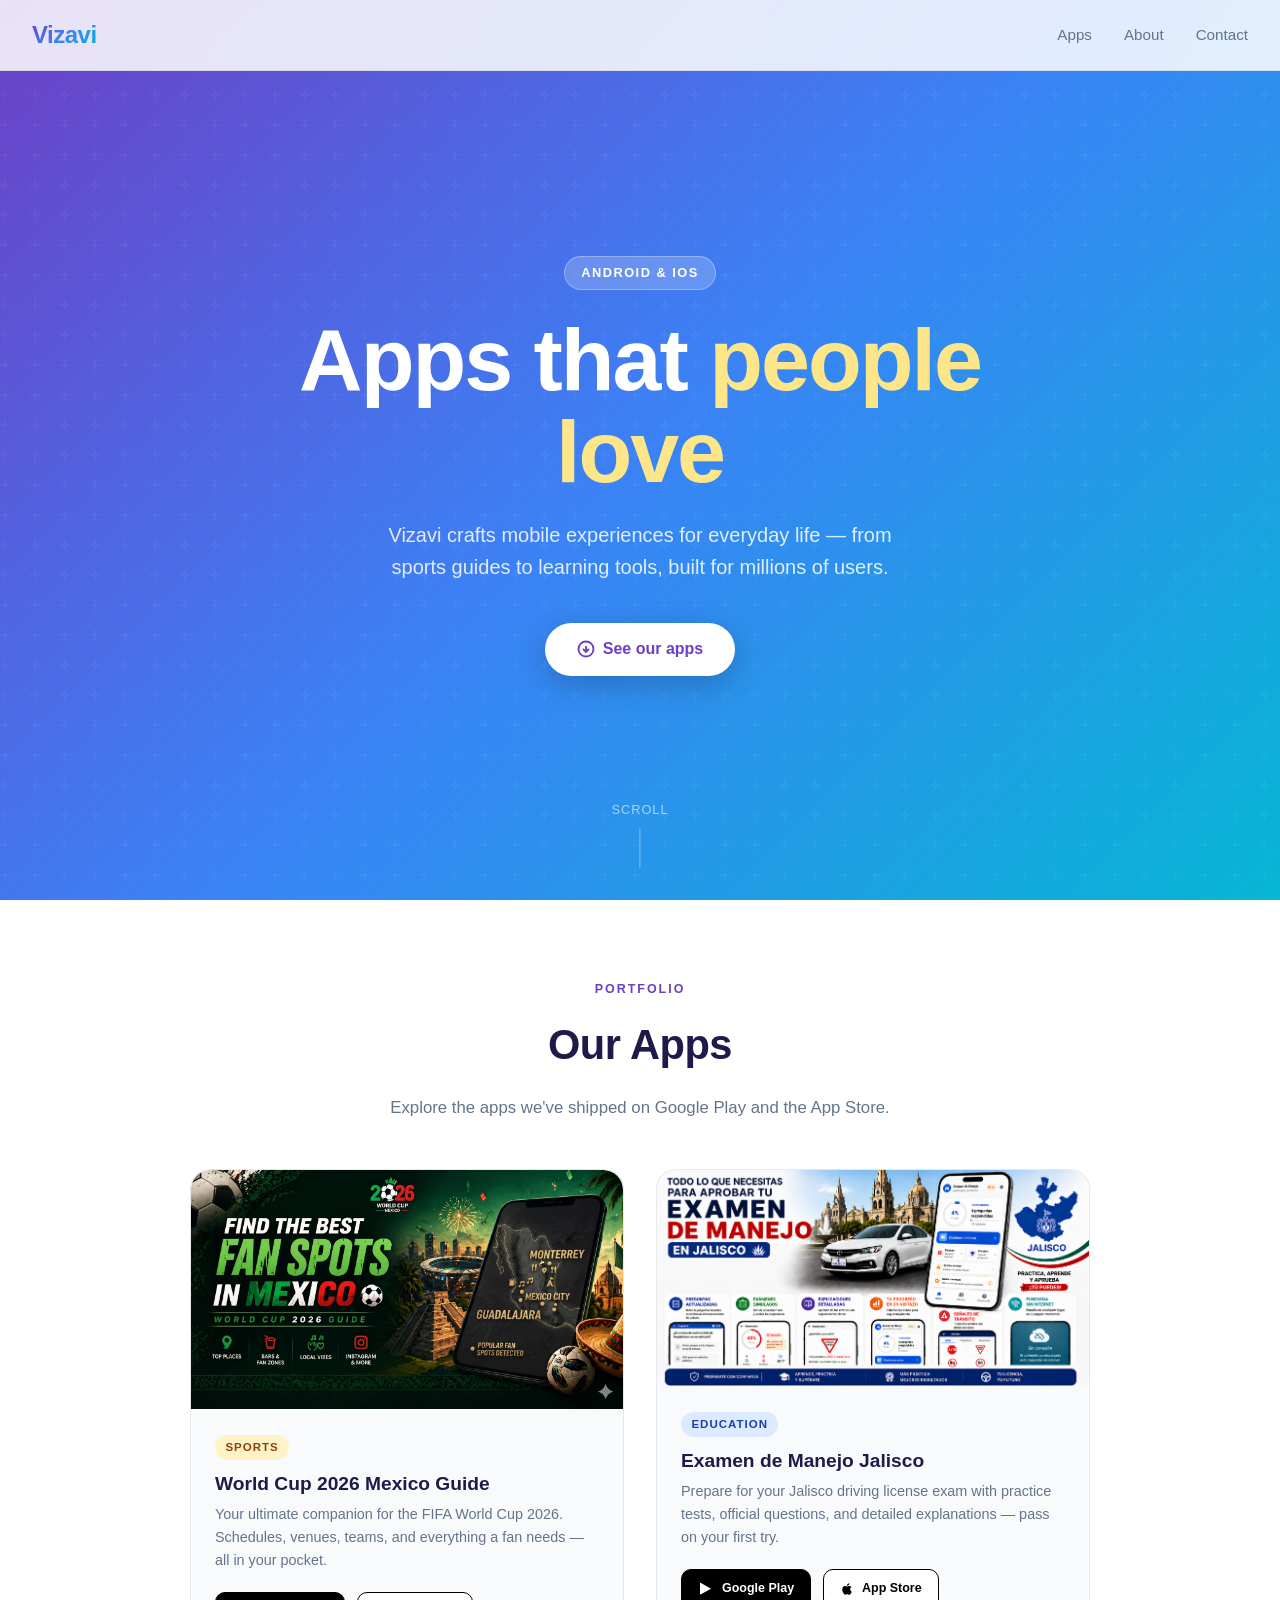
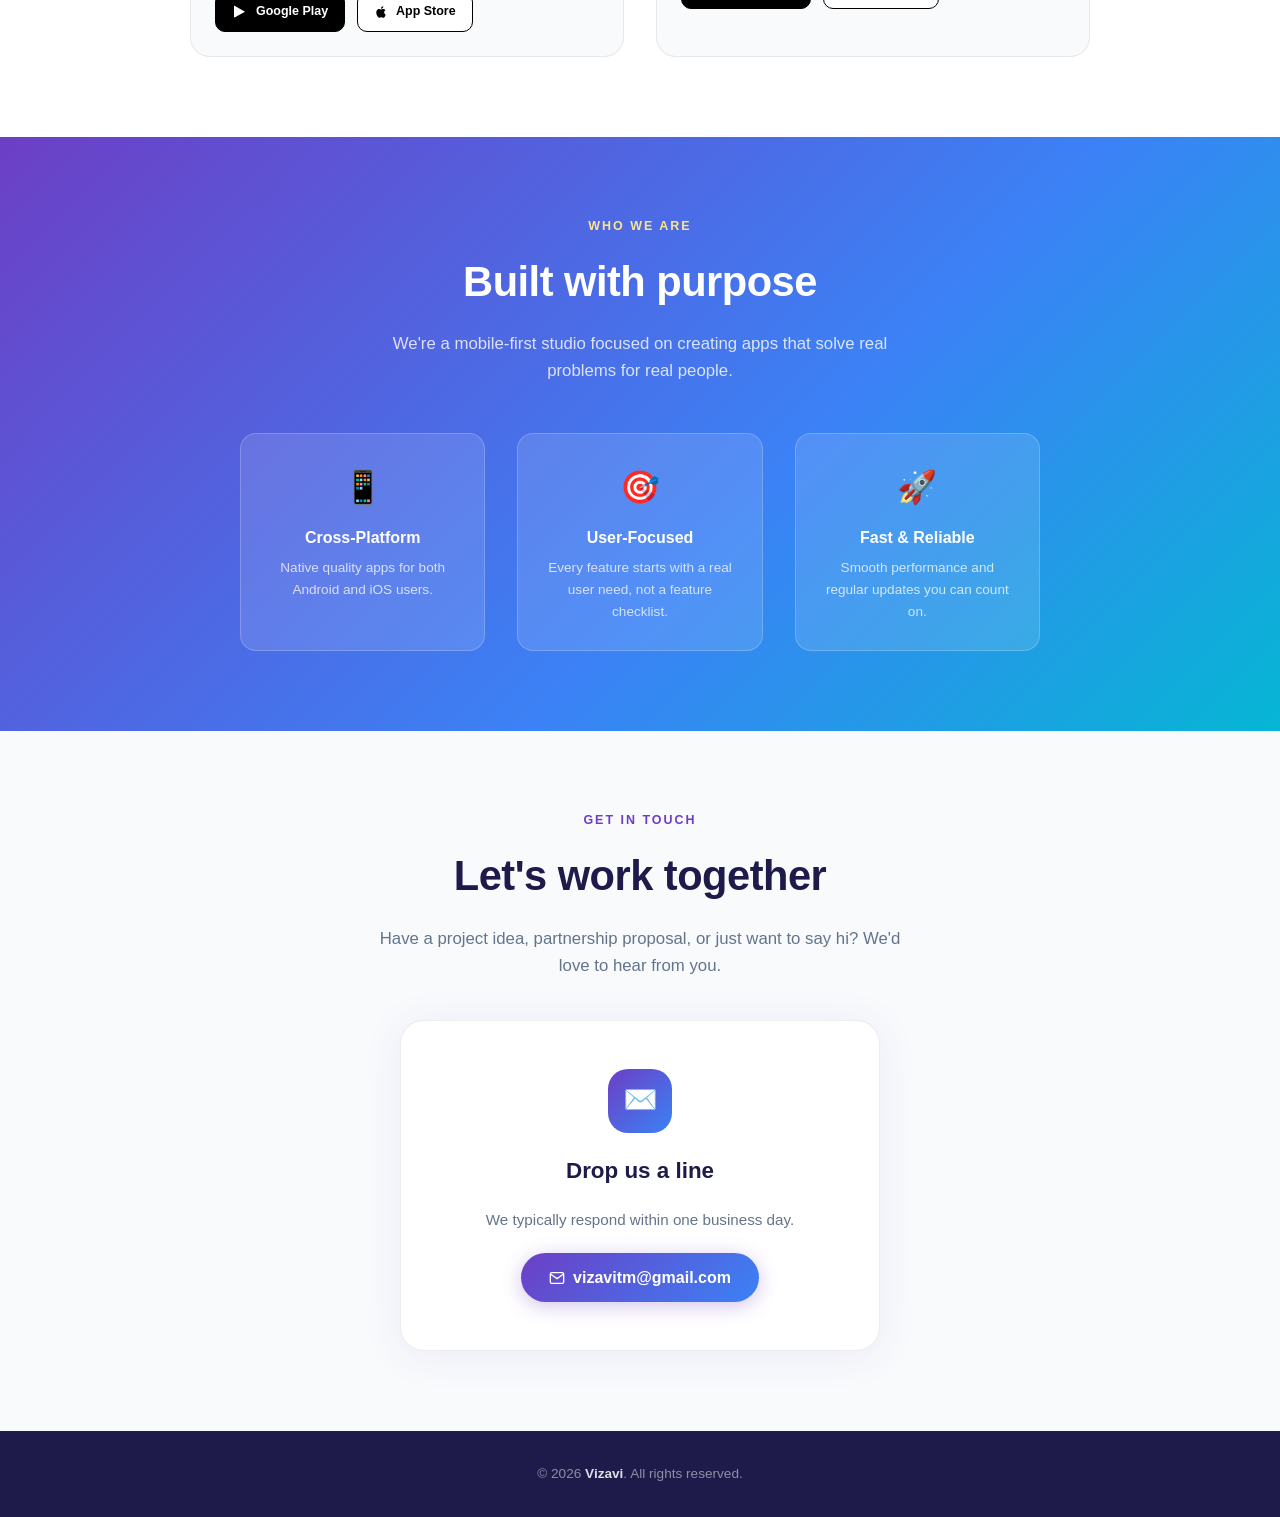
<file: index.html>
<!DOCTYPE html>
<html lang="en">
<head>
  <meta charset="UTF-8" />
  <meta name="viewport" content="width=device-width, initial-scale=1.0" />
  <title>Vizavi — Mobile Apps for Android & iOS</title>
  <meta name="description" content="Vizavi builds high-quality mobile apps for Android and iOS. Discover our portfolio of apps designed to inform, educate, and entertain." />
  <link rel="stylesheet" href="styles.css" />
</head>
<body>

  <!-- NAV -->
  <nav>
    <span class="nav-logo">Vizavi</span>
    <ul>
      <li><a href="#apps">Apps</a></li>
      <li><a href="#about">About</a></li>
      <li><a href="#contact">Contact</a></li>
    </ul>
  </nav>

  <!-- HERO -->
  <section class="hero">
    <div class="hero-content">
      <div class="hero-badge">Android &amp; iOS</div>
      <h1>Apps that <span>people love</span></h1>
      <p>Vizavi crafts mobile experiences for everyday life — from sports guides to learning tools, built for millions of users.</p>
      <a href="#apps" class="hero-cta">
        <svg width="18" height="18" fill="none" stroke="currentColor" stroke-width="2.5" viewBox="0 0 24 24"><path d="M12 2a10 10 0 1 0 0 20A10 10 0 0 0 12 2z"/><path d="M8 12l4 4 4-4M12 8v8"/></svg>
        See our apps
      </a>
    </div>
    <div class="hero-scroll">Scroll</div>
  </section>

  <!-- APPS -->
  <section id="apps">
    <div style="max-width:900px;margin:0 auto;">
      <p class="section-label center">Portfolio</p>
      <h2 class="section-title center">Our Apps</h2>
      <p class="section-sub center">Explore the apps we've shipped on Google Play and the App Store.</p>

      <div class="apps-grid">

        <!-- App 1 -->
        <div class="app-card">
          <div class="app-screenshot">
            <img src="images/mexico_guide/features.png" alt="World Cup 2026 Mexico Guide" />
          </div>
          <div class="app-body">
            <span class="app-tag tag-sports">Sports</span>
            <h3>World Cup 2026 Mexico Guide</h3>
            <p>Your ultimate companion for the FIFA World Cup 2026. Schedules, venues, teams, and everything a fan needs — all in your pocket.</p>
            <div class="store-badges">
              <a class="badge badge-play" href="https://play.google.com/store/apps/details?id=com.vizavi.justforfans" target="_blank" rel="noopener">
                <svg width="16" height="16" viewBox="0 0 24 24" fill="currentColor"><path d="M3 20.5v-17c0-.83 1-.83 1.5-.5l15 8.5-15 8.5c-.5.33-1.5.33-1.5-.5z"/></svg>
                Google Play
              </a>
              <a class="badge badge-ios" href="https://apps.apple.com/us/app/mexico-guide-2026/id6767045435" target="_blank" rel="noopener">
                <svg width="14" height="14" viewBox="0 0 24 24" fill="currentColor"><path d="M18.71 19.5c-.83 1.24-1.71 2.45-3.05 2.47-1.34.03-1.77-.79-3.29-.79-1.53 0-2 .77-3.27.82-1.31.05-2.3-1.32-3.14-2.53C4.25 17 2.94 12.45 4.7 9.39c.87-1.52 2.43-2.48 4.12-2.51 1.28-.02 2.5.87 3.29.87.78 0 2.26-1.07 3.8-.91.65.03 2.47.26 3.64 1.98-.09.06-2.17 1.28-2.15 3.81.03 3.02 2.65 4.03 2.68 4.04-.03.07-.42 1.44-1.38 2.83M13 3.5c.73-.83 1.94-1.46 2.94-1.5.13 1.17-.34 2.35-1.04 3.19-.69.85-1.83 1.51-2.95 1.42-.15-1.15.41-2.35 1.05-3.11z"/></svg>
                App Store
              </a>
            </div>
          </div>
        </div>

        <!-- App 2 -->
        <div class="app-card">
          <div class="app-screenshot">
            <img src="images/examen_manejo/features.png" alt="Examen de Manejo Jalisco" />
          </div>
          <div class="app-body">
            <span class="app-tag tag-education">Education</span>
            <h3>Examen de Manejo Jalisco</h3>
            <p>Prepare for your Jalisco driving license exam with practice tests, official questions, and detailed explanations — pass on your first try.</p>
            <div class="store-badges">
              <a class="badge badge-play" href="https://play.google.com/store/apps/details?id=com.vizavi.examenmanejo" target="_blank" rel="noopener">
                <svg width="16" height="16" viewBox="0 0 24 24" fill="currentColor"><path d="M3 20.5v-17c0-.83 1-.83 1.5-.5l15 8.5-15 8.5c-.5.33-1.5.33-1.5-.5z"/></svg>
                Google Play
              </a>
              <a class="badge badge-ios" href="https://apps.apple.com/us/app/examen-de-manejo-jalisco/id6767335880" target="_blank" rel="noopener">
                <svg width="14" height="14" viewBox="0 0 24 24" fill="currentColor"><path d="M18.71 19.5c-.83 1.24-1.71 2.45-3.05 2.47-1.34.03-1.77-.79-3.29-.79-1.53 0-2 .77-3.27.82-1.31.05-2.3-1.32-3.14-2.53C4.25 17 2.94 12.45 4.7 9.39c.87-1.52 2.43-2.48 4.12-2.51 1.28-.02 2.5.87 3.29.87.78 0 2.26-1.07 3.8-.91.65.03 2.47.26 3.64 1.98-.09.06-2.17 1.28-2.15 3.81.03 3.02 2.65 4.03 2.68 4.04-.03.07-.42 1.44-1.38 2.83M13 3.5c.73-.83 1.94-1.46 2.94-1.5.13 1.17-.34 2.35-1.04 3.19-.69.85-1.83 1.51-2.95 1.42-.15-1.15.41-2.35 1.05-3.11z"/></svg>
                App Store
              </a>
            </div>
          </div>
        </div>

      </div>
    </div>
  </section>

  <!-- ABOUT -->
  <section id="about">
    <p class="section-label center">Who we are</p>
    <h2 class="section-title center">Built with purpose</h2>
    <p class="section-sub center">We're a mobile-first studio focused on creating apps that solve real problems for real people.</p>

    <div class="features">
      <div class="feature">
        <div class="feature-icon">📱</div>
        <h4>Cross-Platform</h4>
        <p>Native quality apps for both Android and iOS users.</p>
      </div>
      <div class="feature">
        <div class="feature-icon">🎯</div>
        <h4>User-Focused</h4>
        <p>Every feature starts with a real user need, not a feature checklist.</p>
      </div>
      <div class="feature">
        <div class="feature-icon">🚀</div>
        <h4>Fast & Reliable</h4>
        <p>Smooth performance and regular updates you can count on.</p>
      </div>
    </div>
  </section>

  <!-- CONTACT -->
  <section id="contact">
    <p class="section-label center">Get in touch</p>
    <h2 class="section-title center">Let's work together</h2>
    <p class="section-sub center" style="margin-bottom:2.5rem;">Have a project idea, partnership proposal, or just want to say hi? We'd love to hear from you.</p>
    <div style="display:flex;justify-content:center;">
      <div class="contact-card">
        <div class="contact-icon">✉️</div>
        <h3>Drop us a line</h3>
        <p>We typically respond within one business day.</p>
        <a class="contact-email" href="mailto:vizavitm@gmail.com">
          <svg width="16" height="16" fill="none" stroke="currentColor" stroke-width="2" viewBox="0 0 24 24"><path d="M4 4h16c1.1 0 2 .9 2 2v12c0 1.1-.9 2-2 2H4c-1.1 0-2-.9-2-2V6c0-1.1.9-2 2-2z"/><polyline points="22,6 12,13 2,6"/></svg>
          vizavitm@gmail.com
        </a>
      </div>
    </div>
  </section>

  <!-- FOOTER -->
  <footer>
    <p>&copy; 2026 <strong>Vizavi</strong>. All rights reserved.</p>
  </footer>

  <script src="script.js"></script>
</body>
</html>
</file>
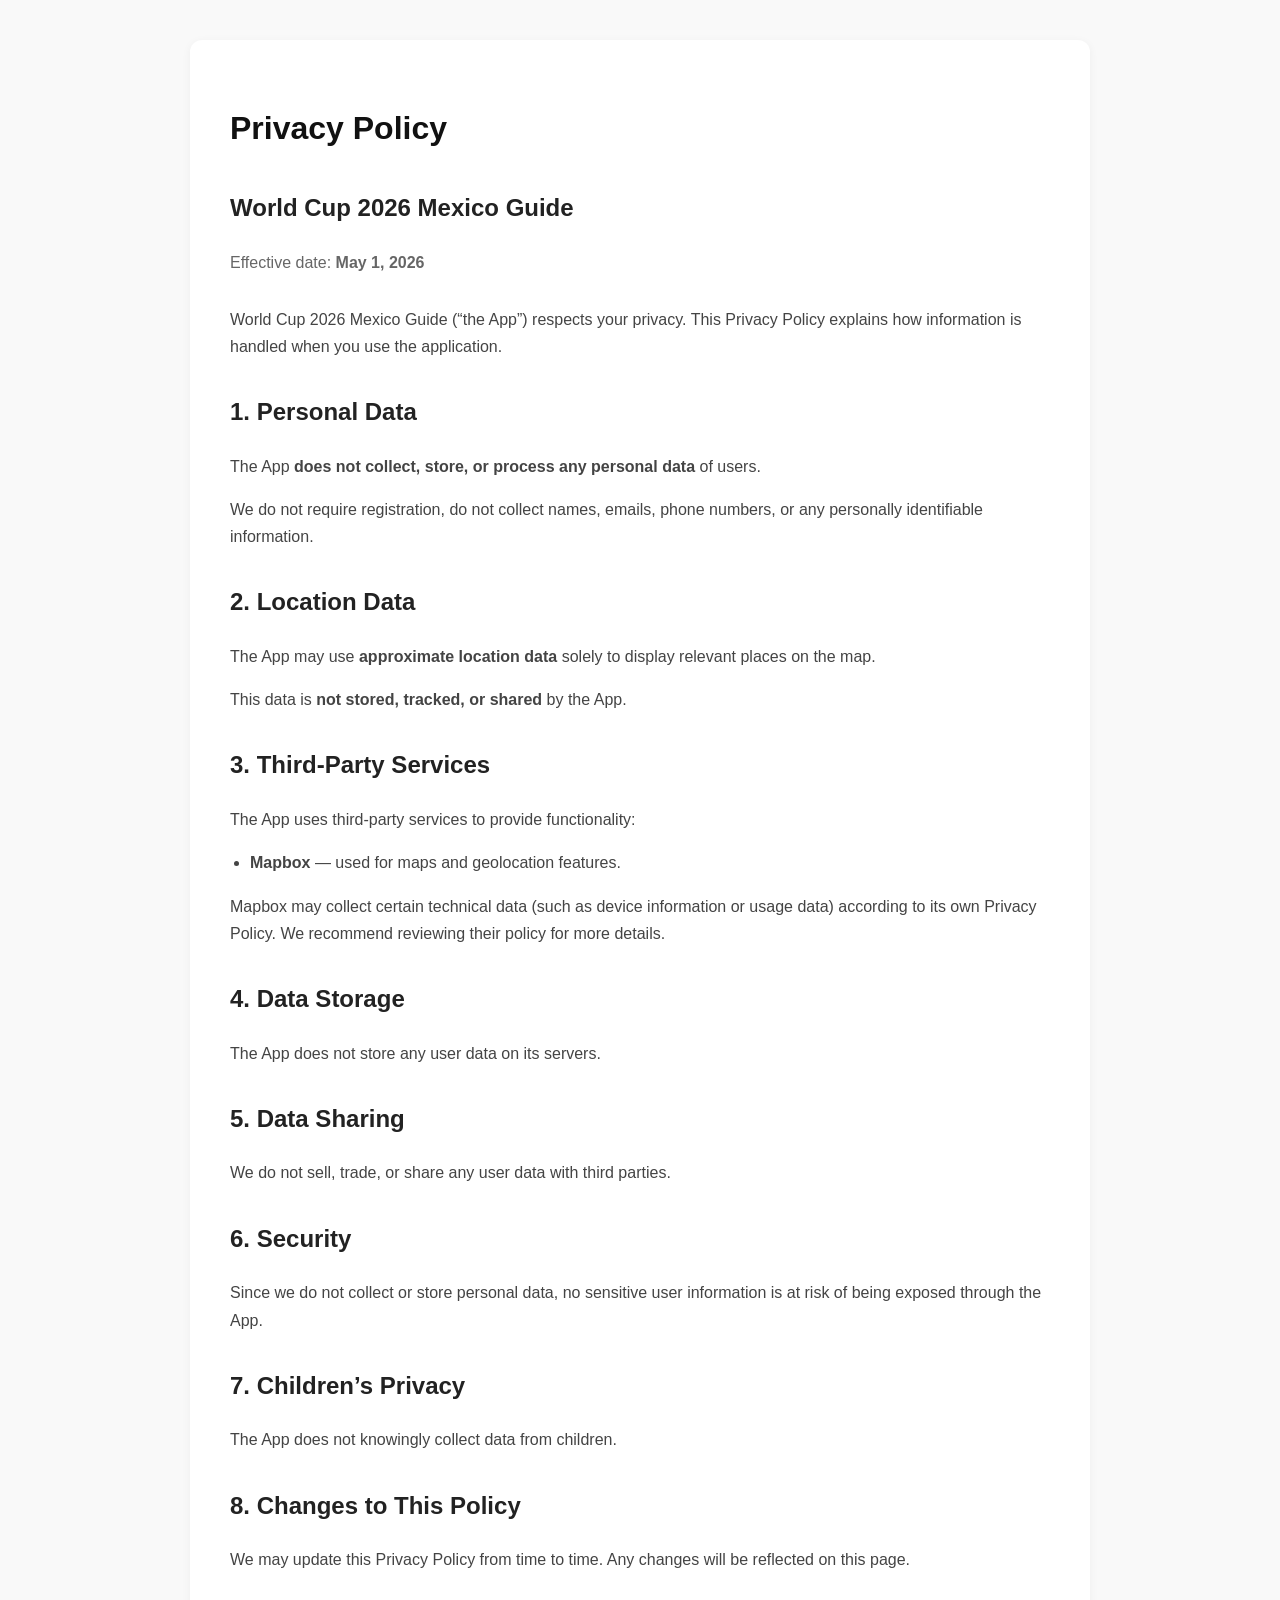
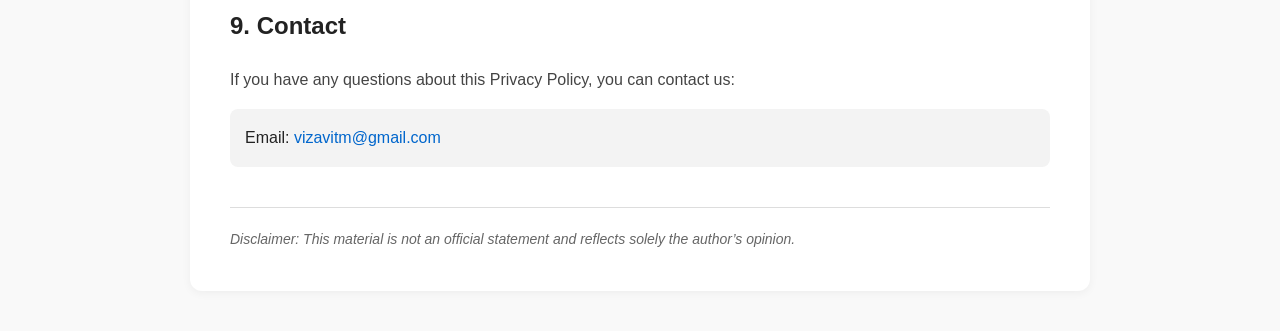
<file: policy.html>
<!DOCTYPE html>
<html lang="en">
<head>
  <meta charset="UTF-8" />
  <meta name="viewport" content="width=device-width, initial-scale=1.0" />
  <title>Privacy Policy - World Cup 2026 Mexico Guide</title>

  <style>
    body {
      font-family: Arial, sans-serif;
      line-height: 1.7;
      max-width: 900px;
      margin: 0 auto;
      padding: 40px 20px;
      color: #222;
      background-color: #f9f9f9;
    }

    .container {
      background: white;
      padding: 40px;
      border-radius: 12px;
      box-shadow: 0 2px 10px rgba(0,0,0,0.05);
    }

    h1 {
      color: #111;
      margin-bottom: 10px;
    }

    h2 {
      margin-top: 32px;
      color: #222;
    }

    p, li {
      color: #444;
    }

    ul {
      padding-left: 20px;
    }

    .effective-date {
      color: #666;
      margin-bottom: 30px;
    }

    .contact {
      background: #f3f3f3;
      padding: 15px;
      border-radius: 8px;
      margin-top: 10px;
    }

    .disclaimer {
      margin-top: 40px;
      padding-top: 20px;
      border-top: 1px solid #ddd;
      color: #666;
      font-size: 14px;
      font-style: italic;
    }

    a {
      color: #0066cc;
      text-decoration: none;
    }

    a:hover {
      text-decoration: underline;
    }

    @media (max-width: 600px) {
      .container {
        padding: 24px;
      }

      body {
        padding: 20px 12px;
      }
    }
  </style>
</head>

<body>
  <div class="container">
    <h1>Privacy Policy</h1>

    <h2>World Cup 2026 Mexico Guide</h2>

    <p class="effective-date">
      Effective date: <strong>May 1, 2026</strong>
    </p>

    <p>
      World Cup 2026 Mexico Guide (“the App”) respects your privacy.
      This Privacy Policy explains how information is handled when you use the application.
    </p>

    <h2>1. Personal Data</h2>

    <p>
      The App <strong>does not collect, store, or process any personal data</strong> of users.
    </p>

    <p>
      We do not require registration, do not collect names, emails,
      phone numbers, or any personally identifiable information.
    </p>

    <h2>2. Location Data</h2>

    <p>
      The App may use <strong>approximate location data</strong>
      solely to display relevant places on the map.
    </p>

    <p>
      This data is <strong>not stored, tracked, or shared</strong> by the App.
    </p>

    <h2>3. Third-Party Services</h2>

    <p>
      The App uses third-party services to provide functionality:
    </p>

    <ul>
      <li>
        <strong>Mapbox</strong> — used for maps and geolocation features.
      </li>
    </ul>

    <p>
      Mapbox may collect certain technical data (such as device information
      or usage data) according to its own Privacy Policy.
      We recommend reviewing their policy for more details.
    </p>

    <h2>4. Data Storage</h2>

    <p>
      The App does not store any user data on its servers.
    </p>

    <h2>5. Data Sharing</h2>

    <p>
      We do not sell, trade, or share any user data with third parties.
    </p>

    <h2>6. Security</h2>

    <p>
      Since we do not collect or store personal data,
      no sensitive user information is at risk of being exposed through the App.
    </p>

    <h2>7. Children’s Privacy</h2>

    <p>
      The App does not knowingly collect data from children.
    </p>

    <h2>8. Changes to This Policy</h2>

    <p>
      We may update this Privacy Policy from time to time.
      Any changes will be reflected on this page.
    </p>

    <h2>9. Contact</h2>

    <p>
      If you have any questions about this Privacy Policy, you can contact us:
    </p>

    <div class="contact">
      Email:
      <a href="mailto:vizavitm@gmail.com">vizavitm@gmail.com</a>
    </div>

    <div class="disclaimer">
      Disclaimer: This material is not an official statement and reflects solely the author’s opinion.
    </div>
  </div>
</body>
</html>
</file>
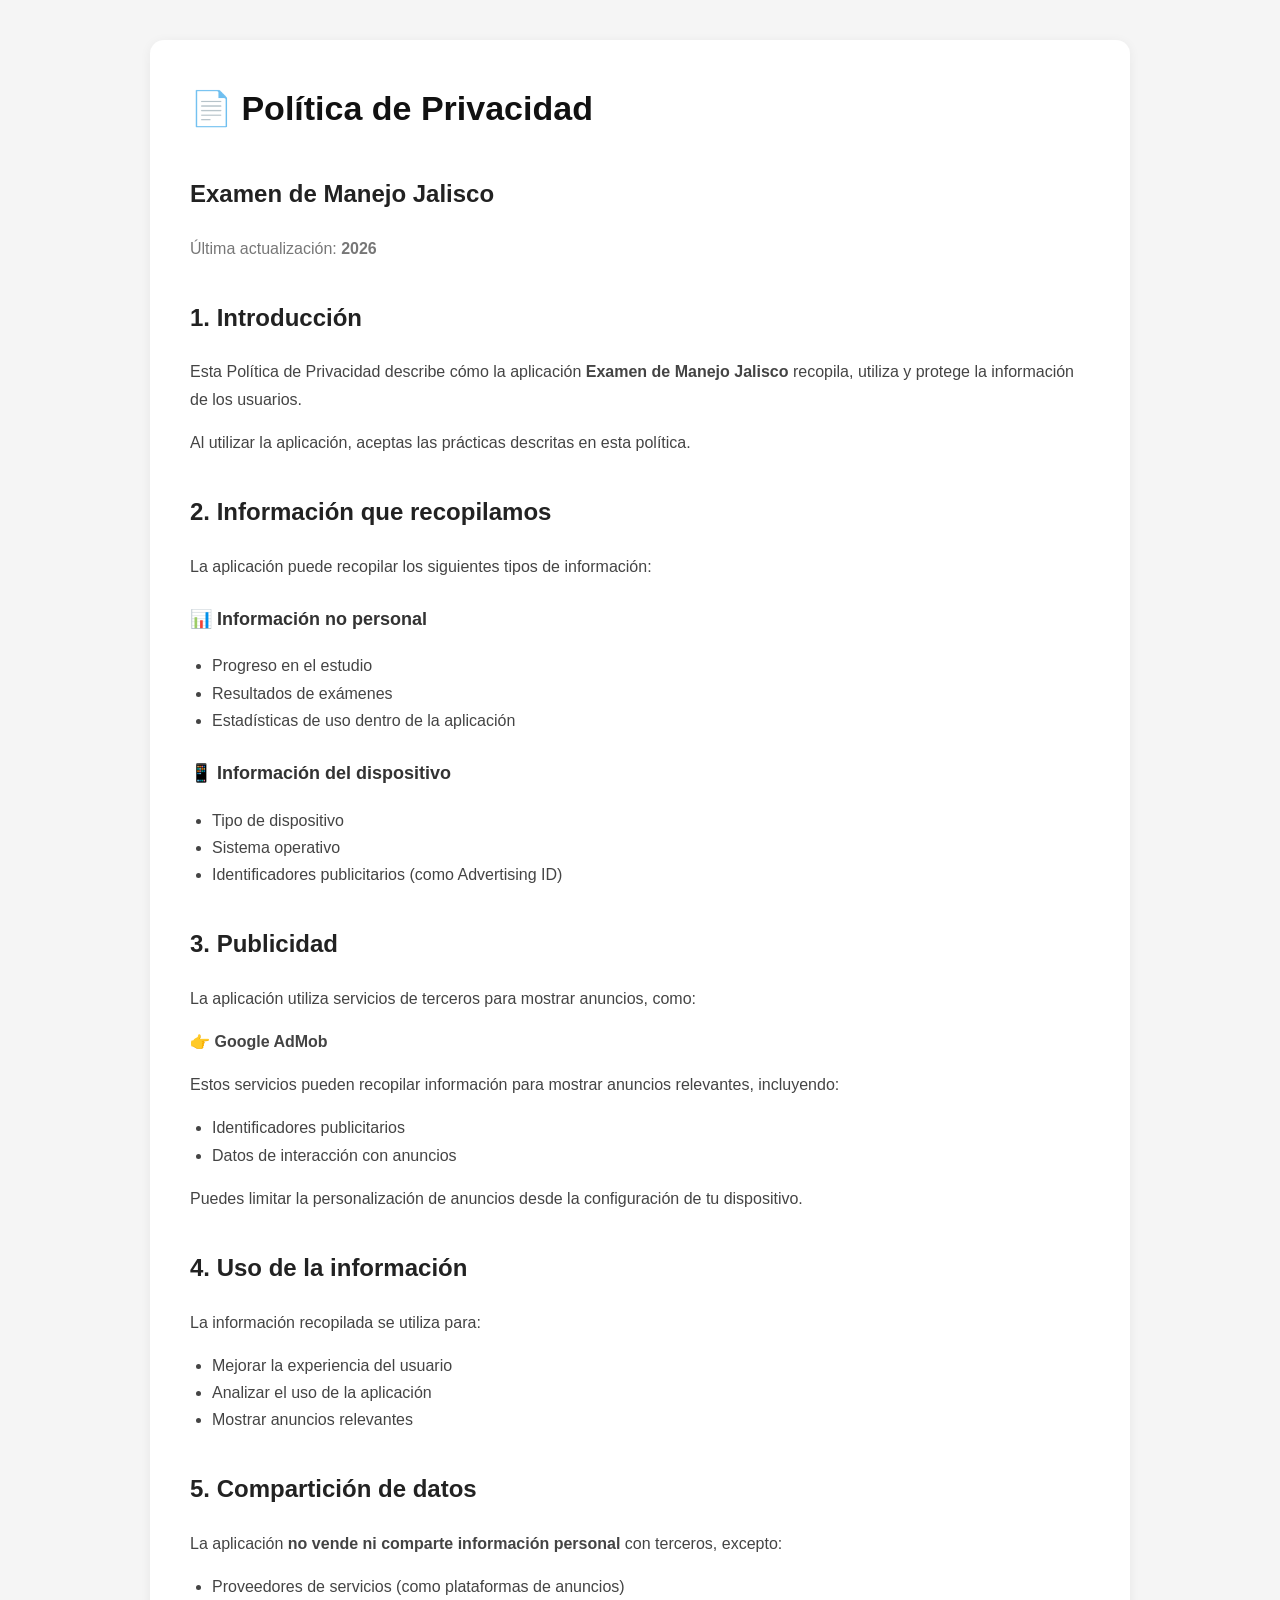
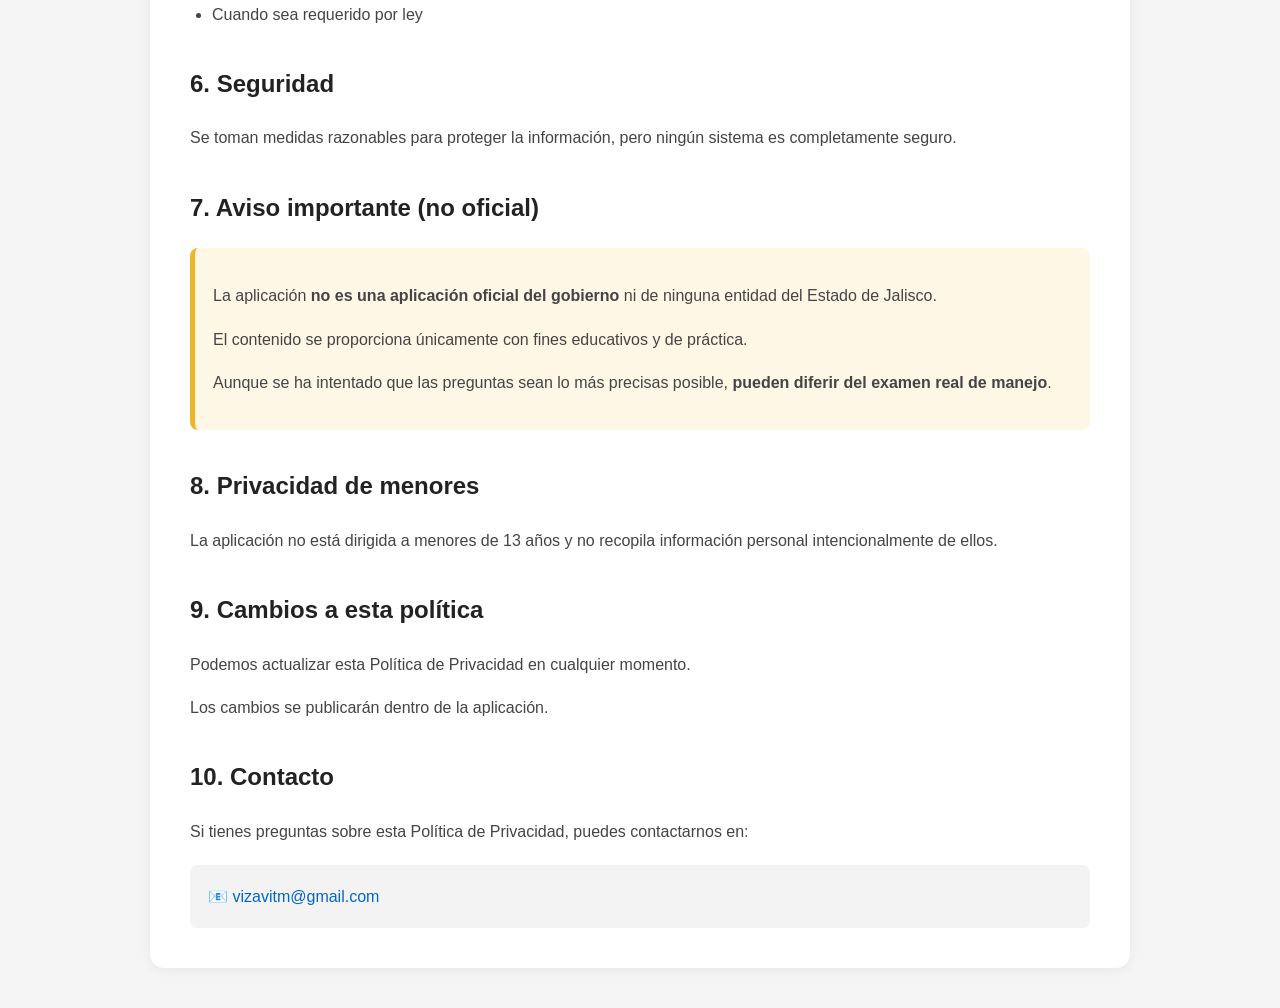
<file: examenmanejo/policy.html>
<!DOCTYPE html>
<html lang="es">
<head>
  <meta charset="UTF-8" />
  <meta name="viewport" content="width=device-width, initial-scale=1.0" />

  <title>Política de Privacidad - Examen de Manejo Jalisco</title>

  <style>
    body {
      margin: 0;
      padding: 40px 20px;
      background-color: #f5f5f5;
      font-family: Arial, sans-serif;
      line-height: 1.7;
      color: #222;
    }

    .container {
      max-width: 900px;
      margin: 0 auto;
      background: #ffffff;
      padding: 40px;
      border-radius: 14px;
      box-shadow: 0 2px 12px rgba(0,0,0,0.06);
    }

    h1 {
      margin-top: 0;
      color: #111;
      font-size: 34px;
    }

    h2 {
      margin-top: 36px;
      color: #222;
      font-size: 24px;
    }

    h3 {
      margin-top: 24px;
      color: #333;
      font-size: 18px;
    }

    p, li {
      color: #444;
      font-size: 16px;
    }

    ul {
      padding-left: 22px;
    }

    .updated {
      color: #777;
      margin-bottom: 30px;
    }

    .important {
      background: #fff7e6;
      border-left: 5px solid #f0b429;
      padding: 18px;
      border-radius: 8px;
      margin-top: 20px;
    }

    .contact {
      margin-top: 20px;
      background: #f3f3f3;
      padding: 18px;
      border-radius: 8px;
    }

    a {
      color: #0066cc;
      text-decoration: none;
    }

    a:hover {
      text-decoration: underline;
    }

    @media (max-width: 600px) {
      body {
        padding: 20px 12px;
      }

      .container {
        padding: 24px;
      }

      h1 {
        font-size: 28px;
      }

      h2 {
        font-size: 22px;
      }
    }
  </style>
</head>

<body>
  <div class="container">

    <h1>📄 Política de Privacidad</h1>

    <h2>Examen de Manejo Jalisco</h2>

    <p class="updated">
      Última actualización: <strong>2026</strong>
    </p>

    <h2>1. Introducción</h2>

    <p>
      Esta Política de Privacidad describe cómo la aplicación
      <strong>Examen de Manejo Jalisco</strong>
      recopila, utiliza y protege la información de los usuarios.
    </p>

    <p>
      Al utilizar la aplicación, aceptas las prácticas descritas en esta política.
    </p>

    <h2>2. Información que recopilamos</h2>

    <p>
      La aplicación puede recopilar los siguientes tipos de información:
    </p>

    <h3>📊 Información no personal</h3>

    <ul>
      <li>Progreso en el estudio</li>
      <li>Resultados de exámenes</li>
      <li>Estadísticas de uso dentro de la aplicación</li>
    </ul>

    <h3>📱 Información del dispositivo</h3>

    <ul>
      <li>Tipo de dispositivo</li>
      <li>Sistema operativo</li>
      <li>Identificadores publicitarios (como Advertising ID)</li>
    </ul>

    <h2>3. Publicidad</h2>

    <p>
      La aplicación utiliza servicios de terceros para mostrar anuncios, como:
    </p>

    <p><strong>👉 Google AdMob</strong></p>

    <p>
      Estos servicios pueden recopilar información para mostrar anuncios relevantes,
      incluyendo:
    </p>

    <ul>
      <li>Identificadores publicitarios</li>
      <li>Datos de interacción con anuncios</li>
    </ul>

    <p>
      Puedes limitar la personalización de anuncios desde la configuración de tu dispositivo.
    </p>

    <h2>4. Uso de la información</h2>

    <p>
      La información recopilada se utiliza para:
    </p>

    <ul>
      <li>Mejorar la experiencia del usuario</li>
      <li>Analizar el uso de la aplicación</li>
      <li>Mostrar anuncios relevantes</li>
    </ul>

    <h2>5. Compartición de datos</h2>

    <p>
      La aplicación <strong>no vende ni comparte información personal</strong>
      con terceros, excepto:
    </p>

    <ul>
      <li>Proveedores de servicios (como plataformas de anuncios)</li>
      <li>Cuando sea requerido por ley</li>
    </ul>

    <h2>6. Seguridad</h2>

    <p>
      Se toman medidas razonables para proteger la información,
      pero ningún sistema es completamente seguro.
    </p>

    <h2>7. Aviso importante (no oficial)</h2>

    <div class="important">
      <p>
        La aplicación <strong>no es una aplicación oficial del gobierno</strong>
        ni de ninguna entidad del Estado de Jalisco.
      </p>

      <p>
        El contenido se proporciona únicamente con fines educativos y de práctica.
      </p>

      <p>
        Aunque se ha intentado que las preguntas sean lo más precisas posible,
        <strong>pueden diferir del examen real de manejo</strong>.
      </p>
    </div>

    <h2>8. Privacidad de menores</h2>

    <p>
      La aplicación no está dirigida a menores de 13 años y no recopila
      información personal intencionalmente de ellos.
    </p>

    <h2>9. Cambios a esta política</h2>

    <p>
      Podemos actualizar esta Política de Privacidad en cualquier momento.
    </p>

    <p>
      Los cambios se publicarán dentro de la aplicación.
    </p>

    <h2>10. Contacto</h2>

    <p>
      Si tienes preguntas sobre esta Política de Privacidad,
      puedes contactarnos en:
    </p>

    <div class="contact">
      📧
      <a href="mailto:vizavitm@gmail.com">
        vizavitm@gmail.com
      </a>
    </div>

  </div>
</body>
</html>
</file>
<file: styles.css>
*, *::before, *::after { box-sizing: border-box; margin: 0; padding: 0; }

:root {
  --grad-start: #6c3fc5;
  --grad-mid:   #3b82f6;
  --grad-end:   #06b6d4;
  --accent:     #f97316;
  --text:       #1e1b4b;
  --muted:      #64748b;
  --surface:    #ffffff;
  --bg:         #f8fafc;
}

html { scroll-behavior: smooth; }

body {
  font-family: -apple-system, BlinkMacSystemFont, "Segoe UI", Roboto, sans-serif;
  background: var(--bg);
  color: var(--text);
  line-height: 1.6;
}

/* ── NAV ── */
nav {
  position: fixed;
  top: 0; left: 0; right: 0;
  z-index: 100;
  display: flex;
  align-items: center;
  justify-content: space-between;
  padding: 1rem 2rem;
  background: rgba(255,255,255,0.85);
  backdrop-filter: blur(12px);
  border-bottom: 1px solid rgba(0,0,0,0.06);
}

.nav-logo {
  font-size: 1.5rem;
  font-weight: 800;
  background: linear-gradient(135deg, var(--grad-start), var(--grad-mid), var(--grad-end));
  -webkit-background-clip: text;
  -webkit-text-fill-color: transparent;
  background-clip: text;
  letter-spacing: -0.5px;
}

nav ul {
  list-style: none;
  display: flex;
  gap: 2rem;
}

nav a {
  text-decoration: none;
  color: var(--muted);
  font-weight: 500;
  font-size: 0.95rem;
  transition: color 0.2s;
}

nav a:hover { color: var(--grad-start); }

/* ── HERO ── */
.hero {
  min-height: 100vh;
  background: linear-gradient(135deg, var(--grad-start) 0%, var(--grad-mid) 50%, var(--grad-end) 100%);
  display: flex;
  align-items: center;
  justify-content: center;
  text-align: center;
  padding: 6rem 2rem 4rem;
  position: relative;
  overflow: hidden;
}

.hero::before {
  content: "";
  position: absolute;
  inset: 0;
  background: url("data:image/svg+xml,%3Csvg width='60' height='60' viewBox='0 0 60 60' xmlns='http://www.w3.org/2000/svg'%3E%3Cg fill='none' fill-rule='evenodd'%3E%3Cg fill='%23ffffff' fill-opacity='0.04'%3E%3Cpath d='M36 34v-4h-2v4h-4v2h4v4h2v-4h4v-2h-4zm0-30V0h-2v4h-4v2h4v4h2V6h4V4h-4zM6 34v-4H4v4H0v2h4v4h2v-4h4v-2H6zM6 4V0H4v4H0v2h4v4h2V6h4V4H6z'/%3E%3C/g%3E%3C/g%3E%3C/svg%3E");
}

.hero-content { position: relative; max-width: 720px; }

.hero-badge {
  display: inline-block;
  background: rgba(255,255,255,0.2);
  color: #fff;
  font-size: 0.8rem;
  font-weight: 600;
  letter-spacing: 1.5px;
  text-transform: uppercase;
  padding: 0.35rem 1rem;
  border-radius: 999px;
  border: 1px solid rgba(255,255,255,0.3);
  margin-bottom: 1.5rem;
}

.hero h1 {
  font-size: clamp(3rem, 8vw, 5.5rem);
  font-weight: 900;
  color: #fff;
  letter-spacing: -2px;
  line-height: 1.05;
  margin-bottom: 1.25rem;
}

.hero h1 span { color: #fde68a; }

.hero p {
  font-size: clamp(1rem, 2.5vw, 1.25rem);
  color: rgba(255,255,255,0.85);
  max-width: 520px;
  margin: 0 auto 2.5rem;
}

.hero-cta {
  display: inline-flex;
  align-items: center;
  gap: 0.5rem;
  background: #fff;
  color: var(--grad-start);
  font-weight: 700;
  font-size: 1rem;
  padding: 0.85rem 2rem;
  border-radius: 999px;
  text-decoration: none;
  box-shadow: 0 8px 30px rgba(0,0,0,0.2);
  transition: transform 0.2s, box-shadow 0.2s;
}

.hero-cta:hover {
  transform: translateY(-2px);
  box-shadow: 0 12px 40px rgba(0,0,0,0.25);
}

.hero-scroll {
  position: absolute;
  bottom: 2rem;
  left: 50%;
  transform: translateX(-50%);
  color: rgba(255,255,255,0.6);
  font-size: 0.8rem;
  letter-spacing: 1px;
  text-transform: uppercase;
  display: flex;
  flex-direction: column;
  align-items: center;
  gap: 0.5rem;
  animation: bounce 2s infinite;
}

.hero-scroll::after {
  content: "";
  width: 1px;
  height: 40px;
  background: rgba(255,255,255,0.4);
}

@keyframes bounce {
  0%, 100% { transform: translateX(-50%) translateY(0); }
  50%       { transform: translateX(-50%) translateY(6px); }
}

/* ── SECTION SHARED ── */
section { padding: 5rem 2rem; }

.section-label {
  font-size: 0.78rem;
  font-weight: 700;
  letter-spacing: 2px;
  text-transform: uppercase;
  color: var(--grad-start);
  margin-bottom: 0.75rem;
}

.section-title {
  font-size: clamp(1.8rem, 4vw, 2.6rem);
  font-weight: 800;
  letter-spacing: -0.5px;
  margin-bottom: 1rem;
  color: var(--text);
}

.section-sub {
  color: var(--muted);
  font-size: 1.05rem;
  max-width: 540px;
  margin-bottom: 3rem;
}

.center { text-align: center; margin-left: auto; margin-right: auto; }

/* ── APPS ── */
#apps { background: var(--surface); }

.apps-grid {
  display: grid;
  grid-template-columns: repeat(auto-fit, minmax(300px, 1fr));
  gap: 2rem;
  max-width: 900px;
  margin: 0 auto;
}

.app-card {
  background: var(--bg);
  border-radius: 20px;
  overflow: hidden;
  border: 1px solid rgba(0,0,0,0.07);
  transition: transform 0.25s, box-shadow 0.25s;
}

.app-card:hover {
  transform: translateY(-6px);
  box-shadow: 0 20px 60px rgba(108, 63, 197, 0.15);
}

.app-screenshot {
  overflow: hidden;
  border-radius: 20px 20px 0 0;
}

.app-screenshot img {
  width: 100%;
  height: auto;
  display: block;
}

.app-body { padding: 1.5rem; }

.app-tag {
  display: inline-block;
  font-size: 0.72rem;
  font-weight: 700;
  letter-spacing: 1px;
  text-transform: uppercase;
  padding: 0.2rem 0.65rem;
  border-radius: 999px;
  margin-bottom: 0.75rem;
}

.tag-sports    { background: #fef3c7; color: #92400e; }
.tag-education { background: #dbeafe; color: #1e40af; }

.app-body h3 {
  font-size: 1.2rem;
  font-weight: 800;
  margin-bottom: 0.5rem;
  line-height: 1.2;
}

.app-body p {
  font-size: 0.9rem;
  color: var(--muted);
  margin-bottom: 1.25rem;
}

.store-badges {
  display: flex;
  gap: 0.75rem;
  flex-wrap: wrap;
  align-items: center;
}

.badge {
  display: inline-flex;
  align-items: center;
  gap: 0.5rem;
  padding: 0.55rem 1rem;
  border-radius: 10px;
  text-decoration: none;
  font-size: 0.78rem;
  font-weight: 600;
  transition: opacity 0.2s, transform 0.2s;
  border: 1.5px solid;
}

.badge:hover { opacity: 0.85; transform: translateY(-1px); }

.badge-play { background: #000; color: #fff; border-color: #000; }
.badge-ios  { background: #fff; color: #000; border-color: #000; }


.badge svg { flex-shrink: 0; }

/* ── ABOUT ── */
#about {
  background: linear-gradient(135deg, #6c3fc5 0%, #3b82f6 60%, #06b6d4 100%);
  color: #fff;
  text-align: center;
}

#about .section-label { color: #fde68a; }
#about .section-title { color: #fff; }
#about .section-sub   { color: rgba(255,255,255,0.8); margin: 0 auto 0; }

.features {
  display: grid;
  grid-template-columns: repeat(auto-fit, minmax(200px, 1fr));
  gap: 2rem;
  max-width: 800px;
  margin: 3rem auto 0;
}

.feature {
  background: rgba(255,255,255,0.12);
  border: 1px solid rgba(255,255,255,0.2);
  border-radius: 16px;
  padding: 1.75rem 1.5rem;
  text-align: center;
}

.feature-icon {
  font-size: 2rem;
  margin-bottom: 0.75rem;
}

.feature h4 {
  font-size: 1rem;
  font-weight: 700;
  margin-bottom: 0.4rem;
  color: #fff;
}

.feature p {
  font-size: 0.85rem;
  color: rgba(255,255,255,0.75);
}

/* ── CONTACT ── */
#contact { background: var(--bg); text-align: center; }

.contact-card {
  display: inline-flex;
  flex-direction: column;
  align-items: center;
  gap: 1.25rem;
  background: var(--surface);
  border-radius: 24px;
  padding: 3rem 3.5rem;
  border: 1px solid rgba(0,0,0,0.07);
  box-shadow: 0 4px 40px rgba(108,63,197,0.08);
  max-width: 480px;
  width: 100%;
}

.contact-icon {
  width: 64px;
  height: 64px;
  background: linear-gradient(135deg, var(--grad-start), var(--grad-mid));
  border-radius: 20px;
  display: flex;
  align-items: center;
  justify-content: center;
  font-size: 1.75rem;
}

.contact-card h3 {
  font-size: 1.4rem;
  font-weight: 800;
}

.contact-card p {
  color: var(--muted);
  font-size: 0.95rem;
}

.contact-email {
  display: inline-flex;
  align-items: center;
  gap: 0.5rem;
  background: linear-gradient(135deg, var(--grad-start), var(--grad-mid));
  color: #fff;
  font-weight: 600;
  font-size: 1rem;
  padding: 0.75rem 1.75rem;
  border-radius: 999px;
  text-decoration: none;
  transition: transform 0.2s, box-shadow 0.2s;
  box-shadow: 0 4px 20px rgba(108,63,197,0.3);
}

.contact-email:hover {
  transform: translateY(-2px);
  box-shadow: 0 8px 30px rgba(108,63,197,0.4);
}

/* ── FOOTER ── */
footer {
  background: var(--text);
  color: rgba(255,255,255,0.5);
  text-align: center;
  padding: 2rem;
  font-size: 0.85rem;
}

footer strong { color: rgba(255,255,255,0.85); }

/* ── RESPONSIVE ── */
@media (max-width: 600px) {
  nav ul { display: none; }
  .contact-card { padding: 2rem 1.75rem; }
}
</file>
